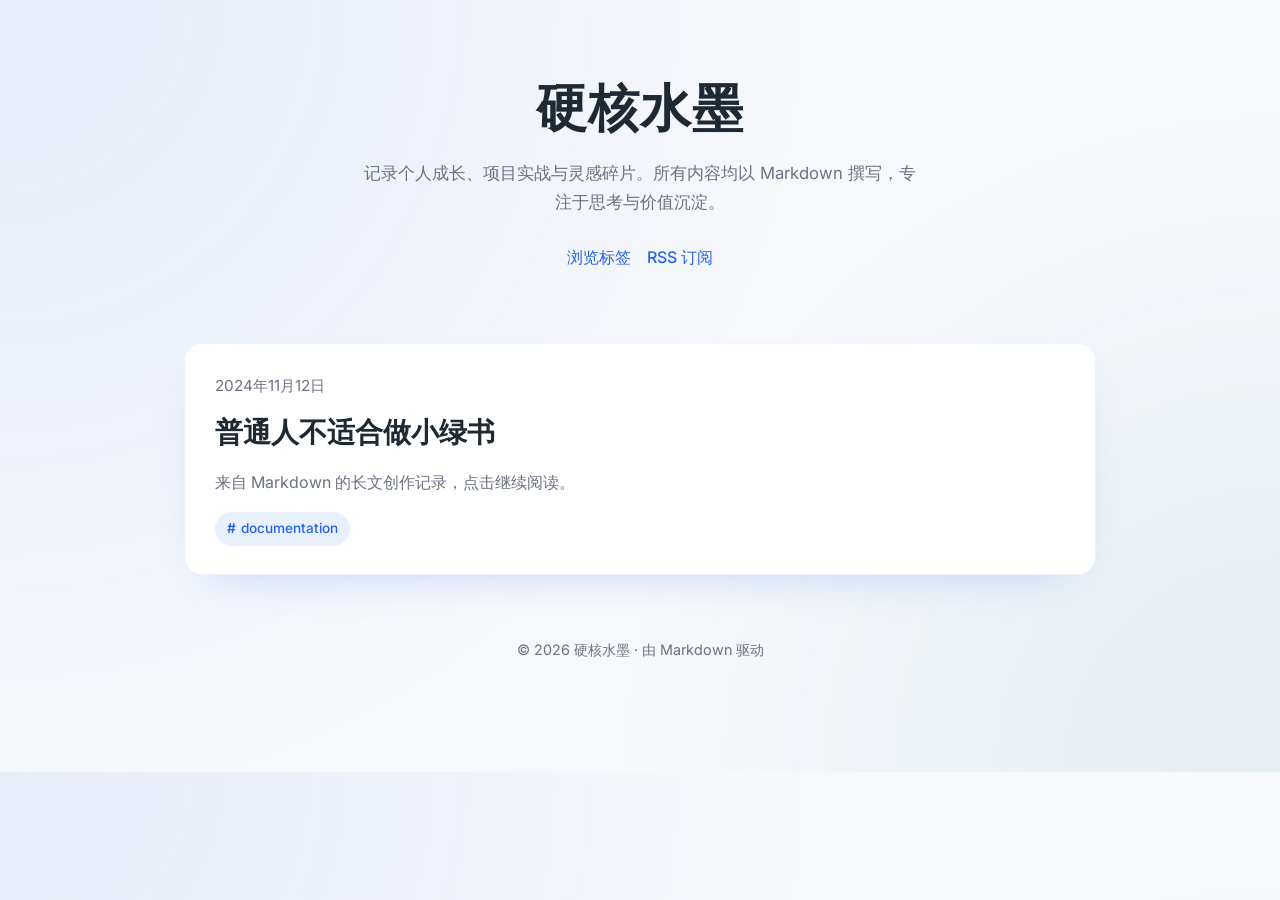
<file: docs/index.html>
<!DOCTYPE html>
<html lang="zh-CN">
<head>
  <meta charset="utf-8">
  <meta name="viewport" content="width=device-width, initial-scale=1">
  <title>硬核水墨 · Markdown 笔记</title>
  <meta name="description" content="硬核水墨的原创 Markdown 文章与项目记录，简洁、专注、持续更新。">
  <link rel="preconnect" href="https://fonts.googleapis.com">
  <link rel="preconnect" href="https://fonts.gstatic.com" crossorigin>
  <link href="https://fonts.googleapis.com/css2?family=Inter:wght@400;500;600;700&display=swap" rel="stylesheet">
  <link rel="stylesheet" href="style.css">
</head>
<body>
  <div class="container">
    <header class="site-header">
      <h1 class="site-title">硬核水墨</h1>
      <p class="site-description">记录个人成长、项目实战与灵感碎片。所有内容均以 Markdown 撰写，专注于思考与价值沉淀。</p>
      <nav class="site-links" aria-label="站点导航">
        <a href="tag.html">浏览标签</a>
        <a href="rss.xml">RSS 订阅</a>
      </nav>
    </header>

    <main>
      <section class="post-list" id="postList" aria-live="polite"></section>
    </main>

    <footer class="site-footer">
      <p>© <span id="year"></span> 硬核水墨 · 由 Markdown 驱动</p>
    </footer>
  </div>

  <script>
    const postListElement = document.getElementById('postList');
    const currentYear = new Date().getFullYear();
    document.getElementById('year').textContent = currentYear;

    fetch('postList.json')
      .then((response) => response.json())
      .then((data) => {
        const posts = Object.values(data)
          .filter((item) => item && item.postUrl)
          .sort((a, b) => new Date(b.createdDate) - new Date(a.createdDate));

        if (posts.length === 0) {
          postListElement.innerHTML = '<p style="color: var(--muted);">正在创作新的文章，敬请期待。</p>';
          return;
        }

        for (const post of posts) {
          const article = document.createElement('article');
          article.className = 'post-card';

          const date = new Date(`${post.createdDate}T00:00:00`);
          const formattedDate = date.toLocaleDateString('zh-CN', {
            year: 'numeric',
            month: 'long',
            day: 'numeric'
          });

          const tagChips = (post.labels || [])
            .map((label) => `<span class="tag-chip">${label}</span>`)
            .join('');

          const tagsMarkup = tagChips ? `<div class="tags">${tagChips}</div>` : '';

          article.innerHTML = `
            <time datetime="${post.createdDate}">${formattedDate}</time>
            <h2><a href="${post.postUrl}">${post.postTitle}</a></h2>
            <p>来自 Markdown 的长文创作记录，点击继续阅读。</p>
            ${tagsMarkup}
          `;

          postListElement.appendChild(article);
        }
      })
      .catch(() => {
        postListElement.innerHTML = '<p style="color: var(--muted);">暂时无法加载文章列表，请稍后再试。</p>';
      });
  </script>
</body>
</html>
</file>
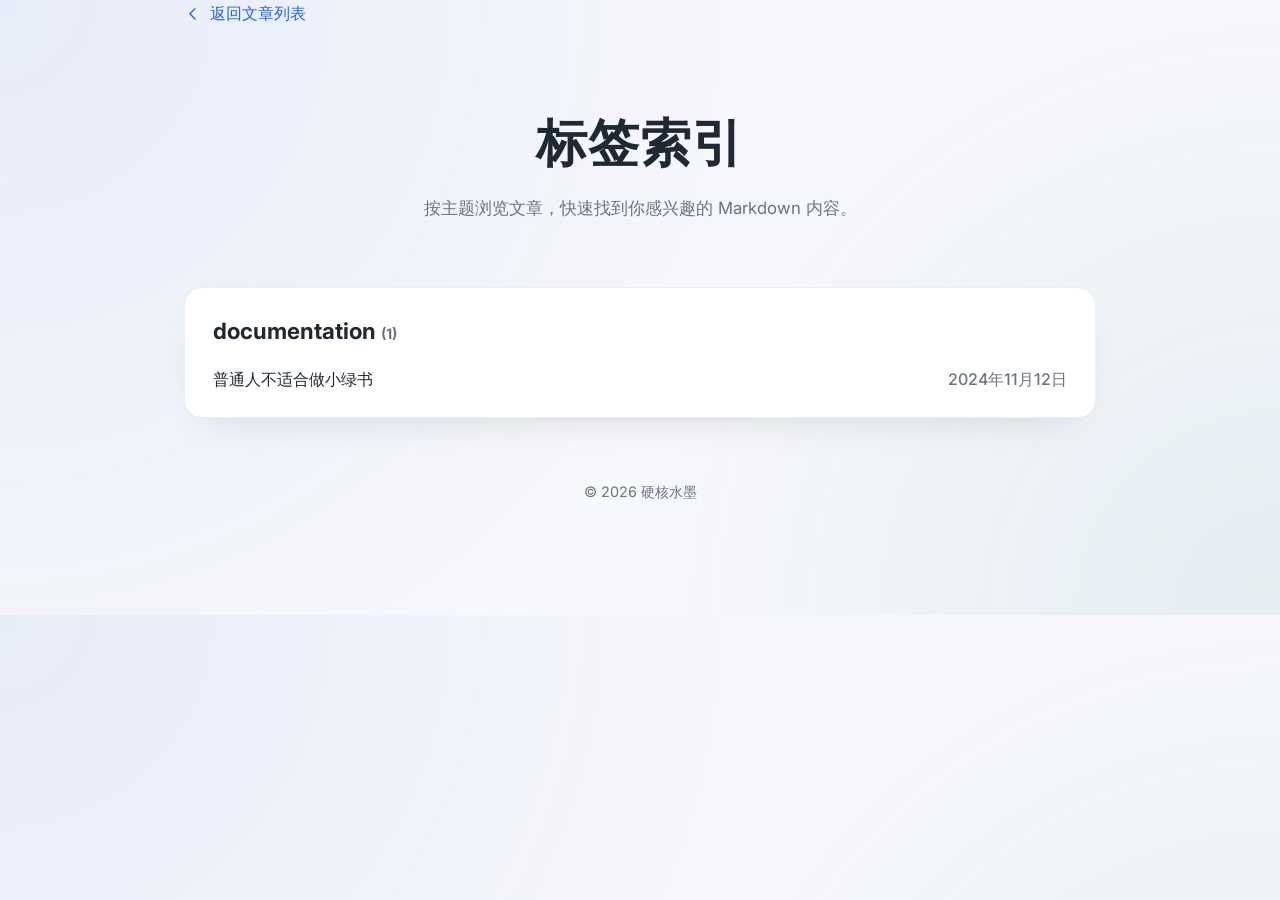
<file: docs/tag.html>
<!DOCTYPE html>
<html lang="zh-CN">
<head>
  <meta charset="utf-8">
  <meta name="viewport" content="width=device-width, initial-scale=1">
  <title>标签索引 · 硬核水墨</title>
  <meta name="description" content="硬核水墨的 Markdown 文章标签索引，按主题快速查找内容。">
  <link rel="preconnect" href="https://fonts.googleapis.com">
  <link rel="preconnect" href="https://fonts.gstatic.com" crossorigin>
  <link href="https://fonts.googleapis.com/css2?family=Inter:wght@400;500;600;700&display=swap" rel="stylesheet">
  <link rel="stylesheet" href="style.css">
</head>
<body>
  <div class="container">
    <a class="back-link" href="index.html" aria-label="返回首页">
      <svg aria-hidden="true" viewBox="0 0 24 24" fill="none" stroke="currentColor" stroke-width="1.8">
        <path stroke-linecap="round" stroke-linejoin="round" d="M15 19l-7-7 7-7" />
      </svg>
      返回文章列表
    </a>

    <header class="site-header" style="padding-top: 2.5rem; padding-bottom: 1.5rem;">
      <h1 class="site-title">标签索引</h1>
      <p class="site-description">按主题浏览文章，快速找到你感兴趣的 Markdown 内容。</p>
    </header>

    <main>
      <section class="tag-page" id="tagPage" aria-live="polite"></section>
    </main>

    <footer class="site-footer">
      <p>© <span id="year"></span> 硬核水墨</p>
    </footer>
  </div>

  <script>
    document.getElementById('year').textContent = new Date().getFullYear();

    fetch('postList.json')
      .then((response) => response.json())
      .then((data) => {
        const tagMap = new Map();

        Object.values(data)
          .filter((item) => item && item.postUrl)
          .forEach((post) => {
            const entry = {
              title: post.postTitle,
              url: post.postUrl,
              date: post.createdDate
            };

            (post.labels || ['未分类']).forEach((label) => {
              if (!tagMap.has(label)) {
                tagMap.set(label, []);
              }
              tagMap.get(label).push(entry);
            });
          });

        const tagPage = document.getElementById('tagPage');

        if (tagMap.size === 0) {
          tagPage.innerHTML = '<p style="color: var(--muted);">暂无标签内容。</p>';
          return;
        }

        const sortedTags = Array.from(tagMap.entries()).sort((a, b) => b[1].length - a[1].length);

        for (const [tag, posts] of sortedTags) {
          const section = document.createElement('section');
          section.className = 'tag-section';
          const count = posts.length;

          const listItems = posts
            .sort((a, b) => new Date(b.date) - new Date(a.date))
            .map((post) => {
              const date = new Date(`${post.date}T00:00:00`).toLocaleDateString('zh-CN', {
                year: 'numeric',
                month: 'short',
                day: 'numeric'
              });
              return `<li><a href="${post.url}">${post.title}<span>${date}</span></a></li>`;
            })
            .join('');

          section.innerHTML = `
            <h2>${tag} <span style="color: var(--muted); font-size: 0.9rem;">(${count})</span></h2>
            <ul>${listItems}</ul>
          `;

          tagPage.appendChild(section);
        }
      })
      .catch(() => {
        document.getElementById('tagPage').innerHTML = '<p style="color: var(--muted);">标签数据加载失败，请稍后再试。</p>';
      });
  </script>
</body>
</html>
</file>
<file: docs/style.css>
:root {
  color-scheme: light;
  --bg: #f7f8fb;
  --card-bg: #ffffff;
  --text: #1f2933;
  --muted: #6b7280;
  --accent: #2563eb;
  --accent-soft: rgba(37, 99, 235, 0.1);
  --border: #e2e8f0;
  --code-bg: #f0f4ff;
  font-family: 'Inter', 'Noto Sans SC', 'PingFang SC', 'Microsoft YaHei', sans-serif;
}

* {
  box-sizing: border-box;
}

body {
  margin: 0;
  background: radial-gradient(circle at top left, rgba(37, 99, 235, 0.08), transparent 55%),
              radial-gradient(circle at bottom right, rgba(14, 116, 144, 0.08), transparent 45%),
              var(--bg);
  color: var(--text);
  line-height: 1.7;
}

a {
  color: inherit;
  text-decoration: none;
}

a:hover {
  color: var(--accent);
}

.container {
  max-width: 960px;
  margin: 0 auto;
  padding: 0 1.5rem 4rem;
}

.site-header {
  padding: 4rem 0 2rem;
  text-align: center;
}

.site-title {
  font-size: clamp(2.5rem, 4vw, 3.5rem);
  font-weight: 700;
  letter-spacing: 0.02em;
  margin: 0 0 0.5rem;
}

.site-description {
  margin: 0 auto;
  max-width: 560px;
  font-size: 1.05rem;
  color: var(--muted);
}

.site-links {
  margin-top: 1.75rem;
  display: inline-flex;
  flex-wrap: wrap;
  gap: 1rem;
  font-weight: 500;
}

.site-links a {
  color: var(--accent);
}

main {
  margin-top: 2.5rem;
}

.post-list {
  display: grid;
  gap: 1.75rem;
}

.post-card {
  background: var(--card-bg);
  border-radius: 18px;
  padding: 1.75rem 1.85rem;
  border: 1px solid rgba(37, 99, 235, 0.08);
  box-shadow: 0 18px 45px -30px rgba(37, 99, 235, 0.4);
  transition: transform 0.3s ease, box-shadow 0.3s ease;
}

.post-card:hover {
  transform: translateY(-6px);
  box-shadow: 0 24px 60px -28px rgba(15, 23, 42, 0.25);
}

.post-card time {
  display: inline-flex;
  align-items: center;
  font-size: 0.95rem;
  color: var(--muted);
}

.post-card h2 {
  font-size: 1.75rem;
  font-weight: 600;
  margin: 0.6rem 0 0.75rem;
}

.post-card p {
  margin: 0;
  color: var(--muted);
}

.tags {
  display: flex;
  flex-wrap: wrap;
  gap: 0.5rem;
  margin-top: 1rem;
}

.tag-chip {
  display: inline-flex;
  align-items: center;
  gap: 0.35rem;
  padding: 0.35rem 0.75rem;
  border-radius: 999px;
  background: var(--accent-soft);
  color: var(--accent);
  font-size: 0.85rem;
  font-weight: 500;
}

.tag-chip::before {
  content: "#";
  font-weight: 600;
}

.site-footer {
  text-align: center;
  padding: 3rem 0 2rem;
  color: var(--muted);
  font-size: 0.9rem;
}

.article-header {
  padding: 3rem 0 1.5rem;
  text-align: center;
}

.article-title {
  margin: 0;
  font-size: clamp(2.2rem, 4vw, 3rem);
  font-weight: 700;
}

.article-meta {
  display: inline-flex;
  align-items: center;
  gap: 0.75rem;
  margin-top: 0.75rem;
  color: var(--muted);
}

.article-wrapper {
  background: var(--card-bg);
  border-radius: 24px;
  padding: clamp(1.5rem, 4vw, 3.25rem);
  border: 1px solid rgba(148, 163, 184, 0.28);
  box-shadow: 0 20px 50px -30px rgba(30, 64, 175, 0.35);
}

.markdown-body {
  font-size: 1.05rem;
  color: var(--text);
}

.markdown-body h2,
.markdown-body h3,
.markdown-body h4 {
  margin-top: 2.5rem;
  color: #111827;
}

.markdown-body pre,
.markdown-body code {
  background: var(--code-bg);
  border-radius: 8px;
}

.markdown-body pre {
  padding: 1rem;
  overflow-x: auto;
}

.markdown-body blockquote {
  margin: 1.5rem 0;
  padding: 1rem 1.25rem;
  border-left: 4px solid rgba(37, 99, 235, 0.5);
  background: rgba(37, 99, 235, 0.08);
  color: #0f172a;
}

.back-link {
  display: inline-flex;
  align-items: center;
  gap: 0.5rem;
  margin-bottom: 2rem;
  font-weight: 500;
  color: var(--accent);
}

.back-link svg {
  width: 1.1rem;
  height: 1.1rem;
}

.tag-page {
  display: grid;
  gap: 2rem;
}

.tag-section {
  background: var(--card-bg);
  padding: 1.5rem 1.75rem;
  border-radius: 18px;
  border: 1px solid rgba(148, 163, 184, 0.2);
  box-shadow: 0 16px 45px -28px rgba(15, 23, 42, 0.25);
}

.tag-section h2 {
  margin: 0 0 1rem;
  font-size: 1.4rem;
}

.tag-section ul {
  list-style: none;
  margin: 0;
  padding: 0;
  display: grid;
  gap: 0.75rem;
}

.tag-section li a {
  display: flex;
  justify-content: space-between;
  color: var(--text);
  font-weight: 500;
}

.tag-section li span {
  color: var(--muted);
}

@media (max-width: 720px) {
  .container {
    padding: 0 1.25rem 3rem;
  }

  .site-header {
    padding: 3rem 0 1.5rem;
  }

  .post-card {
    padding: 1.5rem;
  }

  .article-wrapper {
    border-radius: 18px;
    padding: 1.5rem;
  }
}
</file>
